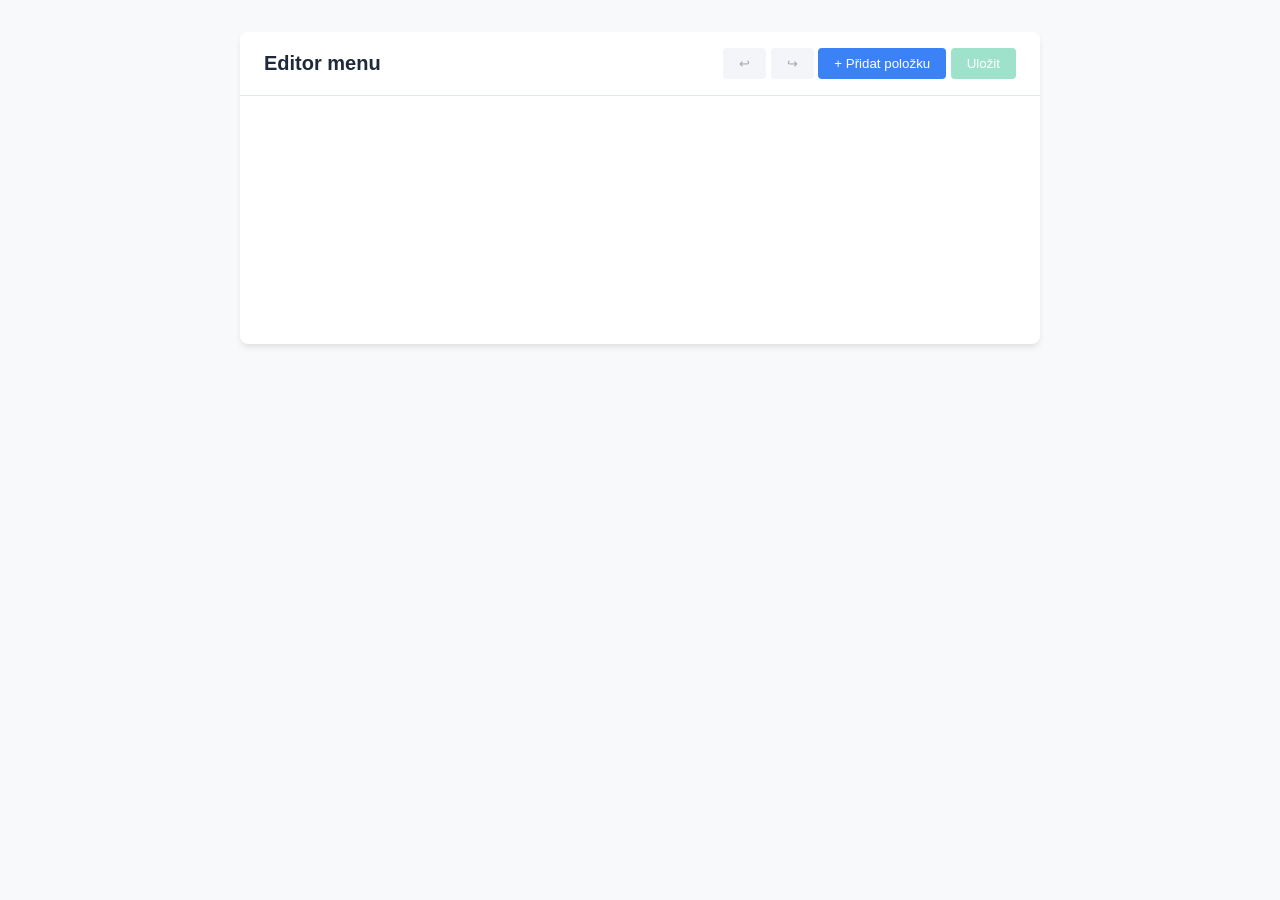
<file: menu/index.html>
<!DOCTYPE html>
<html lang="cs">
<head>
    <meta charset="UTF-8">
    <meta name="viewport" content="width=device-width, initial-scale=1.0">
    <title>Editor menu</title>
    <link rel="stylesheet" href="style.css">
</head>
<body>
    <div class="menu-editor">
        <header class="top-bar">
            <h2>Editor menu</h2>
            <div class="actions">
                <button id="btn-undo" type="button" class="btn btn-secondary" disabled title="Zpět" aria-label="Zpět">↩</button>
                <button id="btn-redo" type="button" class="btn btn-secondary" disabled title="Znovu" aria-label="Znovu">↪</button>
                <button id="btn-add" class="btn btn-primary">+ Přidat položku</button>
                <button id="btn-save" class="btn btn-success" disabled>Uložit</button>
            </div>
        </header>

        <ul id="menu-list" class="menu-list">
            </ul>
    </div>

    <template id="menu-item-template">
        <li class="menu-item" data-depth="0">
            <div class="item-header">
                <div class="drag-handle">⠿</div>
                <span class="item-title-display">Nová položka</span>
                <button class="btn-expand">▼</button>
            </div>
            <div class="item-settings">
                <div class="input-group">
                    <label>Název</label>
                    <input type="text" class="input-title" value="Nová položka">
                </div>
                <div class="input-group">
                    <label>URL</label>
                    <input type="text" class="input-url" placeholder="https://...">
                </div>
                <div class="item-quick-nav">
                    <button class="btn-move-up">↑ Posunout nahoru</button>
                    <button class="btn-move-down">↓ Posunout dolů</button>
                    <button class="btn-increase-level">→ O úroveň níže</button>
                    <button class="btn-decrease-level">← O úroveň výše</button>
                    <button class="btn-to-top">⇈ Přesunout na začátek</button>
                    <button class="btn-to-bottom">⇊ Přesunout na konec</button>
                </div>
                <button class="btn-remove">Smazat</button>
                <button class="btn-duplicate">Duplikovat</button>
            </div>
        </li>
    </template>

    <script src="script.js"></script>
</body>
</html>
</file>
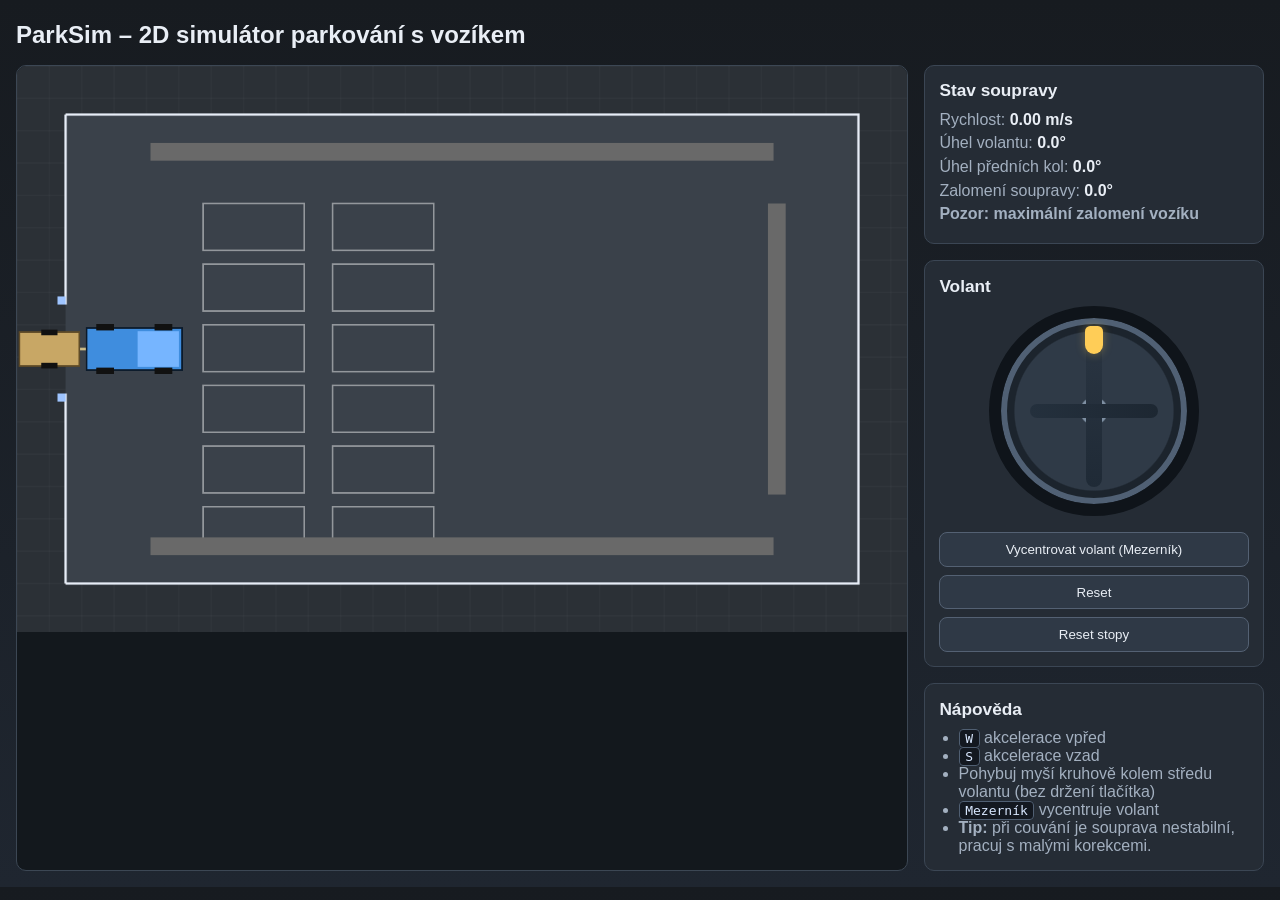
<file: parksim/index.html>
<!DOCTYPE html>
<html lang="cs">
<head>
  <meta charset="UTF-8" />
  <meta name="viewport" content="width=device-width, initial-scale=1.0" />
  <title>ParkSim – Parkování s vozíkem</title>
  <link rel="stylesheet" href="style.css" />
</head>
<body>
  <div class="app">
    <header>
      <h1>ParkSim – 2D simulátor parkování s vozíkem</h1>
    </header>

    <main class="layout">
      <section class="sim-wrap">
        <canvas id="simCanvas" width="1100" height="700" aria-label="Simulace parkoviště"></canvas>
      </section>

      <aside class="panel">
        <div class="stats">
          <h2>Stav soupravy</h2>
          <p>Rychlost: <strong id="speedVal">0.00 m/s</strong></p>
          <p>Úhel volantu: <strong id="steerWheelVal">0.0°</strong></p>
          <p>Úhel předních kol: <strong id="frontWheelVal">0.0°</strong></p>
          <p>Zalomení soupravy: <strong id="hitchVal">0.0°</strong></p>
          <p id="jackknifeWarning" class="warning">Pozor: maximální zalomení vozíku</p>
        </div>

        <div class="controls">
          <h2>Volant</h2>
          <div id="steeringWheel" class="steering-wheel" title="Toč myší kruhově kolem středu volantu"><span class="marker" aria-hidden="true"></span></div>
          <div class="btn-row">
            <button id="centerWheelBtn" type="button">Vycentrovat volant (Mezerník)</button>
            <button id="resetBtn" type="button">Reset</button>
            <button id="clearTraceBtn" type="button">Reset stopy</button>
          </div>
        </div>

        <div class="help">
          <h2>Nápověda</h2>
          <ul>
            <li><kbd>W</kbd> akcelerace vpřed</li>
            <li><kbd>S</kbd> akcelerace vzad</li>
            <li>Pohybuj myší kruhově kolem středu volantu (bez držení tlačítka)</li>
            <li><kbd>Mezerník</kbd> vycentruje volant</li>
            <li><strong>Tip:</strong> při couvání je souprava nestabilní, pracuj s malými korekcemi.</li>
          </ul>
        </div>
      </aside>
    </main>
  </div>

  <script src="script.js"></script>
</body>
</html>
</file>
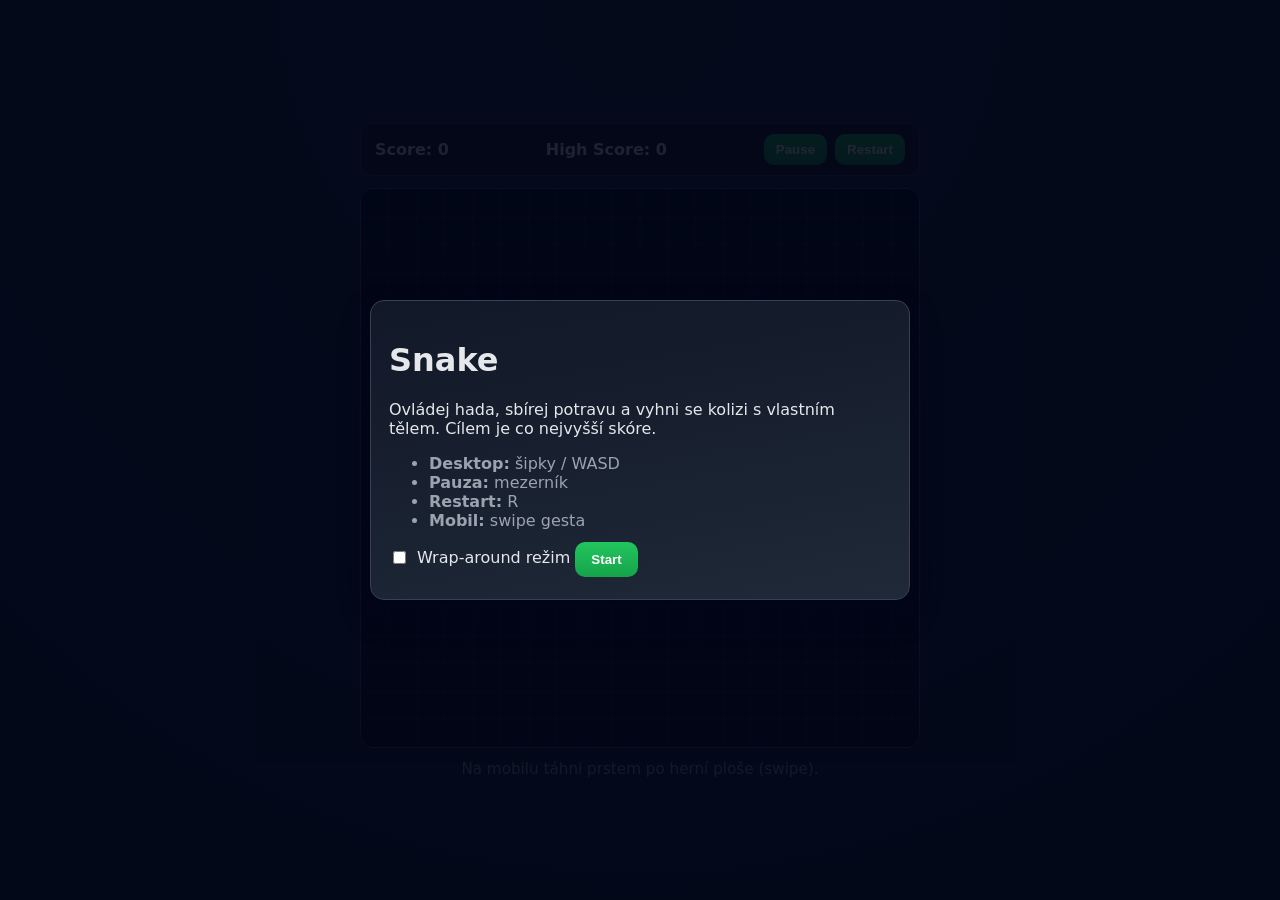
<file: snake/index.html>
<!doctype html>
<html lang="cs">
  <head>
    <meta charset="UTF-8" />
    <meta name="viewport" content="width=device-width, initial-scale=1.0" />
    <title>Snake</title>
    <link rel="stylesheet" href="styles.css" />
  </head>
  <body>
    <div id="loading-screen" class="overlay full active" aria-live="polite">
      <div class="card center">
        <h1>Loading…</h1>
        <div class="spinner" aria-hidden="true"></div>
      </div>
    </div>

    <div id="intro-screen" class="overlay full" aria-live="polite">
      <div class="card intro-card">
        <h1>Snake</h1>
        <p>
          Ovládej hada, sbírej potravu a vyhni se kolizi s vlastním tělem. Cílem je
          co nejvyšší skóre.
        </p>
        <ul>
          <li><strong>Desktop:</strong> šipky / WASD</li>
          <li><strong>Pauza:</strong> mezerník</li>
          <li><strong>Restart:</strong> R</li>
          <li><strong>Mobil:</strong> swipe gesta</li>
        </ul>

        <label class="toggle">
          <input id="wrap-toggle" type="checkbox" />
          <span>Wrap-around režim</span>
        </label>

        <button id="start-btn" class="btn" type="button">Start</button>
      </div>
    </div>

    <main class="game-shell" id="game-shell" aria-label="Snake hra">
      <header class="hud">
        <div class="hud-item">Score: <span id="score">0</span></div>
        <div class="hud-item">High Score: <span id="high-score">0</span></div>
        <div class="hud-actions">
          <button id="pause-btn" class="btn small" type="button">Pause</button>
          <button id="restart-btn" class="btn small" type="button">Restart</button>
        </div>
      </header>

      <section class="board-wrap">
        <canvas id="game-canvas" width="400" height="400"></canvas>

        <div id="paused-overlay" class="overlay board-overlay" aria-hidden="true">
          <div class="card center"><h2>Paused</h2></div>
        </div>

        <div id="gameover-overlay" class="overlay board-overlay" aria-hidden="true">
          <div class="card center">
            <h2>Game Over</h2>
            <p>Score: <span id="gameover-score">0</span></p>
            <p>High Score: <span id="gameover-high-score">0</span></p>
            <button id="restart-overlay-btn" class="btn" type="button">Restart</button>
          </div>
        </div>
      </section>

      <p class="hint">Na mobilu táhni prstem po herní ploše (swipe).</p>
    </main>

    <script src="game.js"></script>
  </body>
</html>
</file>
<file: menu/style.css>
:root {
    --bg-color: #f8f9fa;
    --border-color: #e2e8f0;
    --text-primary: #1e293b;
    --text-secondary: #64748b;
    --primary-color: #3b82f6;
    --success-color: #10b981;
    --danger-color: #ef4444;
    --indent-size: 40px; /* Crucial for WP-style horizontal nesting */
}

body {
    font-family: -apple-system, BlinkMacSystemFont, "Segoe UI", Roboto, Helvetica, Arial, sans-serif;
    background-color: var(--bg-color);
    color: var(--text-primary);
    padding: 2rem;
    margin: 0;
}

.menu-editor {
    max-width: 800px;
    margin: 0 auto;
    background: white;
    border-radius: 8px;
    box-shadow: 0 4px 6px -1px rgb(0 0 0 / 0.1);
    overflow: hidden;
}

.top-bar {
    display: flex;
    justify-content: space-between;
    align-items: center;
    padding: 1rem 1.5rem;
    border-bottom: 1px solid var(--border-color);
    background: #ffffff;
}

.top-bar h2 { margin: 0; font-size: 1.25rem; }

.btn {
    padding: 0.5rem 1rem;
    border: none;
    border-radius: 4px;
    cursor: pointer;
    font-weight: 500;
    transition: background-color 0.2s;
}
.btn-primary { background: var(--primary-color); color: white; }
.btn-primary:hover { background: #2563eb; }
.btn-success { background: var(--success-color); color: white; }
.btn-success:hover { background: #059669; }
.btn-secondary { background: #e2e8f0; color: var(--text-primary); }
.btn-secondary:hover:not(:disabled) { background: #cbd5e1; }
.btn:disabled { opacity: 0.4; cursor: not-allowed; }

.menu-list {
    list-style: none;
    padding: 1.5rem;
    margin: 0;
    min-height: 200px;
}

/* Menu Item Styles */
.menu-item {
    background: white;
    border: 1px solid var(--border-color);
    border-radius: 6px;
    margin-bottom: 0.5rem;
    transition: margin-left 0.2s ease, box-shadow 0.2s;
    /* Indentation is calculated dynamically based on data-depth attribute */
    margin-left: calc(var(--depth, 0) * var(--indent-size));
}

.menu-item.dragging {
    opacity: 0.4;
    box-shadow: 0 10px 15px -3px rgb(0 0 0 / 0.1);
}

.menu-item.placeholder {
    background: #f1f5f9;
    border: 2px dashed #cbd5e1;
    opacity: 1;
}

.item-header {
    display: flex;
    align-items: center;
    padding: 0.75rem 1rem;
    background: #f8fafc;
    border-radius: 6px;
    cursor: grab;
    user-select: none;
}

.drag-handle {
    cursor: grab;
    color: var(--text-secondary);
    margin-right: 1rem;
    font-size: 1.2rem;
    user-select: none;
}

.item-title-display {
    flex-grow: 1;
    font-weight: 500;
}

.btn-expand {
    background: none;
    border: none;
    color: var(--text-secondary);
    cursor: pointer;
    padding: 0.5rem;
}

.item-settings {
    display: none;
    padding: 1.5rem;
    border-top: 1px solid var(--border-color);
}

.item-settings.expanded { display: block; }

.input-group { margin-bottom: 1rem; }
.input-group label { display: block; margin-bottom: 0.5rem; font-size: 0.875rem; color: var(--text-secondary); }
.input-group input {
    width: 100%;
    padding: 0.5rem;
    border: 1px solid var(--border-color);
    border-radius: 4px;
    box-sizing: border-box;
}

.btn-remove {
    color: var(--danger-color);
    background: none;
    border: none;
    cursor: pointer;
    padding: 0;
    font-size: 0.875rem;
}
.btn-remove:hover { text-decoration: underline; }

.btn-duplicate {
    color: var(--primary-color);
    background: none;
    border: none;
    cursor: pointer;
    padding: 0;
    margin-left: 1rem;
    font-size: 0.875rem;
}
.btn-duplicate:hover { text-decoration: underline; }

.item-quick-nav {
    display: flex;
    flex-wrap: wrap;
    gap: 0.375rem;
    padding-top: 1rem;
    margin-top: 0.5rem;
    margin-bottom: 1rem;
    border-top: 1px solid var(--border-color);
}

.item-quick-nav button {
    background: none;
    border: 1px solid var(--border-color);
    border-radius: 4px;
    cursor: pointer;
    padding: 0.2rem 0.5rem;
    font-size: 0.75rem;
    color: var(--text-secondary);
    transition: border-color 0.15s;
}

.item-quick-nav button:hover:not(:disabled) {
    border-color: var(--text-secondary);
    text-decoration: underline;
}

.item-quick-nav button:disabled {
    opacity: 0.35;
    cursor: not-allowed;
}
</file>
<file: parksim/style.css>
:root {
  --bg: #1d2228;
  --panel: #252c35;
  --text: #e9eef5;
  --muted: #a3b0c0;
  --accent: #5cb3ff;
  --warning: #ffb14f;
}

* { box-sizing: border-box; }
body {
  margin: 0;
  font-family: Inter, Segoe UI, Roboto, Arial, sans-serif;
  background: linear-gradient(180deg, #171b20, #1f2630);
  color: var(--text);
}

.app {
  max-width: 1500px;
  margin: 0 auto;
  padding: 1rem;
}

h1 { margin: 0.3rem 0 1rem; font-size: 1.5rem; }
h2 { margin: 0 0 0.6rem; font-size: 1.08rem; }

.layout {
  display: grid;
  grid-template-columns: minmax(700px, 1fr) 340px;
  gap: 1rem;
}

.sim-wrap {
  background: #13181d;
  border: 1px solid #3c4754;
  border-radius: 10px;
  overflow: hidden;
}

#simCanvas {
  width: 100%;
  height: auto;
  display: block;
}

.panel {
  display: flex;
  flex-direction: column;
  gap: 1rem;
}

.stats, .controls, .help {
  background: var(--panel);
  border: 1px solid #3b4654;
  border-radius: 10px;
  padding: 0.9rem;
}

.stats p { margin: 0.35rem 0; color: var(--muted); }
.stats strong { color: var(--text); }
.warning {
  margin-top: 0.8rem;
  color: transparent;
  font-weight: 700;
  transition: color 0.2s ease;
}
.warning.active { color: var(--warning); }

.steering-wheel {
  margin: 0.2rem auto 1rem;
  width: 210px;
  height: 210px;
  border-radius: 50%;
  border: 12px solid #0f141a;
  background: radial-gradient(circle at 50% 50%, #7f90a3 0 10%, #2f3a47 11% 60%, #1c242d 61%);
  box-shadow: inset 0 0 0 6px #506074;
  position: relative;
  transform: rotate(0deg);
  cursor: grab;
}
.steering-wheel:active { cursor: grabbing; }
.steering-wheel::before,
.steering-wheel::after {
  content: "";
  position: absolute;
  left: 50%;
  top: 50%;
  transform: translate(-50%, -50%);
}
/* Hlavní svislý paprsek + střed */
.steering-wheel::before {
  width: 16px;
  height: 152px;
  background: linear-gradient(180deg, #2a3542, #1f2a36);
  border-radius: 8px;
}
/* Vodorovný paprsek je kratší pro snadné vnímání rotace */
.steering-wheel::after {
  width: 128px;
  height: 14px;
  background: linear-gradient(90deg, #24303d, #1d2732);
  border-radius: 8px;
}
.steering-wheel .marker {
  position: absolute;
  left: 50%;
  top: 8px;
  width: 18px;
  height: 28px;
  transform: translateX(-50%);
  background: #ffcd57;
  border-radius: 8px 8px 14px 14px;
  box-shadow: 0 0 10px rgba(255,205,87,0.35);
}

.btn-row { display: flex; flex-direction: column; gap: 0.5rem; }
button {
  border: 1px solid #546173;
  background: #2f3946;
  color: var(--text);
  border-radius: 8px;
  padding: 0.55rem 0.65rem;
  cursor: pointer;
}
button:hover { background: #3a4758; }

.help ul { padding-left: 1.2rem; margin: 0.5rem 0 0; color: var(--muted); }
kbd {
  background: #131820;
  border: 1px solid #505f72;
  border-radius: 4px;
  padding: 0.05rem 0.35rem;
  color: #d9e8ff;
}

@media (max-width: 1180px) {
  .layout { grid-template-columns: 1fr; }
}
</file>
<file: snake/styles.css>
:root {
  --bg: #0f172a;
  --panel: #111827;
  --panel-2: #1f2937;
  --text: #e5e7eb;
  --muted: #9ca3af;
  --accent: #22c55e;
  --accent-2: #16a34a;
  --danger: #ef4444;
}

* {
  box-sizing: border-box;
}

html,
body {
  margin: 0;
  padding: 0;
  min-height: 100%;
}

body {
  min-height: 100vh;
  background: radial-gradient(circle at top, #1e293b, var(--bg));
  color: var(--text);
  font-family: Inter, system-ui, -apple-system, Segoe UI, Roboto, sans-serif;
  display: grid;
  place-items: center;
}

.game-shell {
  width: min(92vw, 560px);
  display: grid;
  gap: 12px;
}

.hud {
  display: flex;
  flex-wrap: wrap;
  gap: 12px;
  align-items: center;
  justify-content: space-between;
  background: color-mix(in oklab, var(--panel), black 8%);
  border: 1px solid #374151;
  border-radius: 12px;
  padding: 10px 14px;
}

.hud-item {
  font-weight: 700;
}

.hud-actions {
  display: flex;
  gap: 8px;
}

.board-wrap {
  position: relative;
  border-radius: 14px;
  overflow: hidden;
  border: 1px solid #475569;
  background: #020617;
}

#game-canvas {
  display: block;
  width: 100%;
  height: auto;
  aspect-ratio: 1 / 1;
  touch-action: none;
}

.overlay {
  opacity: 0;
  pointer-events: none;
  transition: opacity 120ms ease;
}

.overlay.active {
  opacity: 1;
  pointer-events: auto;
}

.full {
  position: fixed;
  inset: 0;
  z-index: 30;
  display: grid;
  place-items: center;
  padding: 16px;
  background: rgb(2 6 23 / 88%);
}

.board-overlay {
  position: absolute;
  inset: 0;
  z-index: 10;
  display: grid;
  place-items: center;
  background: rgb(2 6 23 / 72%);
}

.card {
  background: linear-gradient(170deg, var(--panel), var(--panel-2));
  border: 1px solid #374151;
  border-radius: 14px;
  padding: 18px;
  box-shadow: 0 15px 30px rgb(2 6 23 / 40%);
}

.intro-card {
  width: min(92vw, 540px);
}

.intro-card ul {
  color: var(--muted);
  margin: 12px 0;
}

.center {
  text-align: center;
}

.btn {
  border: 0;
  border-radius: 10px;
  padding: 10px 16px;
  font-weight: 700;
  color: white;
  background: linear-gradient(180deg, var(--accent), var(--accent-2));
  cursor: pointer;
}

.btn.small {
  padding: 8px 12px;
}

.btn:hover {
  filter: brightness(1.08);
}

.btn:active {
  transform: translateY(1px);
}

.toggle {
  display: inline-flex;
  gap: 8px;
  align-items: center;
  margin: 4px 0 14px;
}

.hint {
  color: var(--muted);
  text-align: center;
  margin: 0;
  font-size: 0.95rem;
}

.spinner {
  width: 34px;
  height: 34px;
  border: 4px solid rgb(255 255 255 / 18%);
  border-top-color: var(--accent);
  border-radius: 999px;
  margin: 8px auto 0;
  animation: spin 0.8s linear infinite;
}

@keyframes spin {
  to {
    transform: rotate(360deg);
  }
}
</file>
